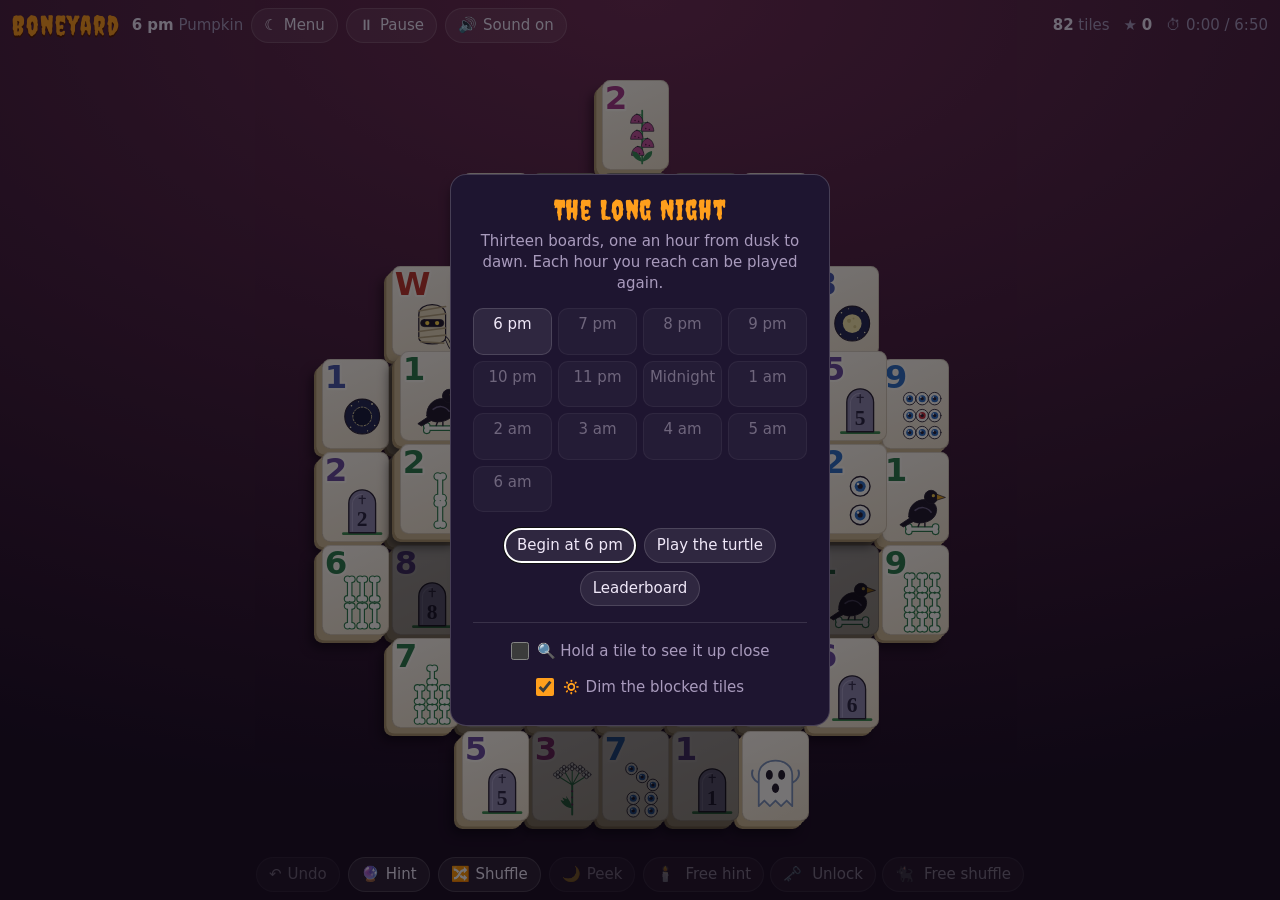
<file: index.html>
<!doctype html>
<html lang="en">
<head>
<meta charset="utf-8">
<meta name="viewport" content="width=device-width, initial-scale=1, viewport-fit=cover">
<meta name="theme-color" content="#170f24">
<meta name="description" content="A Halloween Mah Jong solitaire: thirteen boards from dusk to dawn.">
<meta property="og:title" content="Boneyard Mah Jong">
<meta property="og:description" content="A Halloween Mah Jong solitaire: thirteen boards from dusk to dawn, and at midnight every tile turns over.">
<meta property="og:image" content="https://swilliamson24060.github.io/boneyard-mahjong/icons/icon-512.png">
<meta property="og:url" content="https://swilliamson24060.github.io/boneyard-mahjong/">
<meta property="og:type" content="website">
<meta name="twitter:card" content="summary">
<meta name="apple-mobile-web-app-capable" content="yes">
<meta name="apple-mobile-web-app-status-bar-style" content="black-translucent">
<title>Boneyard Mah Jong</title>
<link rel="icon" href="icons/icon.svg" type="image/svg+xml">
<link rel="apple-touch-icon" href="icons/icon-180.png">
<link rel="manifest" href="manifest.webmanifest">
<link rel="preconnect" href="https://fonts.googleapis.com">
<link rel="preconnect" href="https://fonts.gstatic.com" crossorigin>
<link rel="stylesheet" href="https://fonts.googleapis.com/css2?family=Creepster&display=swap">
<link rel="stylesheet" href="css/game.css">
</head>
<body>
  <header class="bar top">
    <h1>Boneyard</h1>
    <span id="where"></span>
    <span class="controls">
      <button id="menu" type="button" title="The Long Night: every hour, and options"><span class="icon">☾</span><span class="label">Menu</span></button>
      <button id="pause" type="button" title="Pause: the clock stops and the board is hidden (P)"><span class="icon">⏸︎</span><span class="label">Pause</span></button>
      <button id="new" type="button" title="A new deal (N)" hidden><span class="icon">↻</span><span class="label">New deal</span></button>
      <button id="sound" type="button" title="Sound (M)"><span class="icon">🔊</span><span class="label">Sound on</span></button>
    </span>
    <div class="status">
      <span id="clock" hidden></span>
      <span id="souls" hidden></span>
      <span id="left"></span>
      <span id="score" title="Score"></span>
      <span id="time"></span>
    </div>
  </header>
  <main id="table"><div id="board" aria-label="The board"></div></main>
  <footer class="bar bottom">
    <button id="undo" type="button" title="Undo (U)"><span class="icon">↶</span><span class="label">Undo</span></button>
    <button id="hint" type="button"><span class="icon">🔮</span><span class="label">Hint</span></button>
    <button id="shuffle" type="button"><span class="icon">🔀</span><span class="label">Shuffle</span></button>
    <button id="moon" type="button" title="Hold to see the night side (or hold Space)"><span class="icon">🌙</span><span class="label">Peek</span></button>
    <span class="treats">
      <button id="candle" type="button" title="A candle shows you a match, for free"><span class="icon">🕯️<b class="count">0</b></span><span class="label">Free hint</span></button>
      <button id="key" type="button" title="A skeleton key frees one blocked tile"><span class="icon">🗝️<b class="count">0</b></span><span class="label">Unlock</span></button>
      <button id="cat" type="button" title="A black cat shuffles the tiles for free"><span class="icon">🐈‍⬛<b class="count">0</b></span><span class="label">Free shuffle</span></button>
    </span>
  </footer>
  <div id="toast" role="status" aria-live="polite"></div>
  <div id="card" hidden>
    <div class="inner" role="dialog" aria-modal="true" aria-labelledby="card-title">
      <h2 id="card-title"></h2>
      <p id="card-text"></p>
      <input id="card-input" type="text" maxlength="16" autocomplete="nickname" autocapitalize="words" spellcheck="false" enterkeyhint="done" aria-label="Your name" hidden>
      <table class="score" id="card-score" hidden></table>
      <div class="hours" id="card-grid" hidden></div>
      <table class="ranks" id="card-ranks" hidden></table>
      <div class="actions" id="card-actions"></div>
      <div class="options" id="card-options" hidden>
        <label><input type="checkbox" id="magnify"> 🔍 Hold a tile to see it up close</label>
        <label><input type="checkbox" id="dim"> 🔅 Dim the blocked tiles</label>
      </div>
    </div>
  </div>
  <script type="module" src="js/main.js"></script>
</body>
</html>
</file>
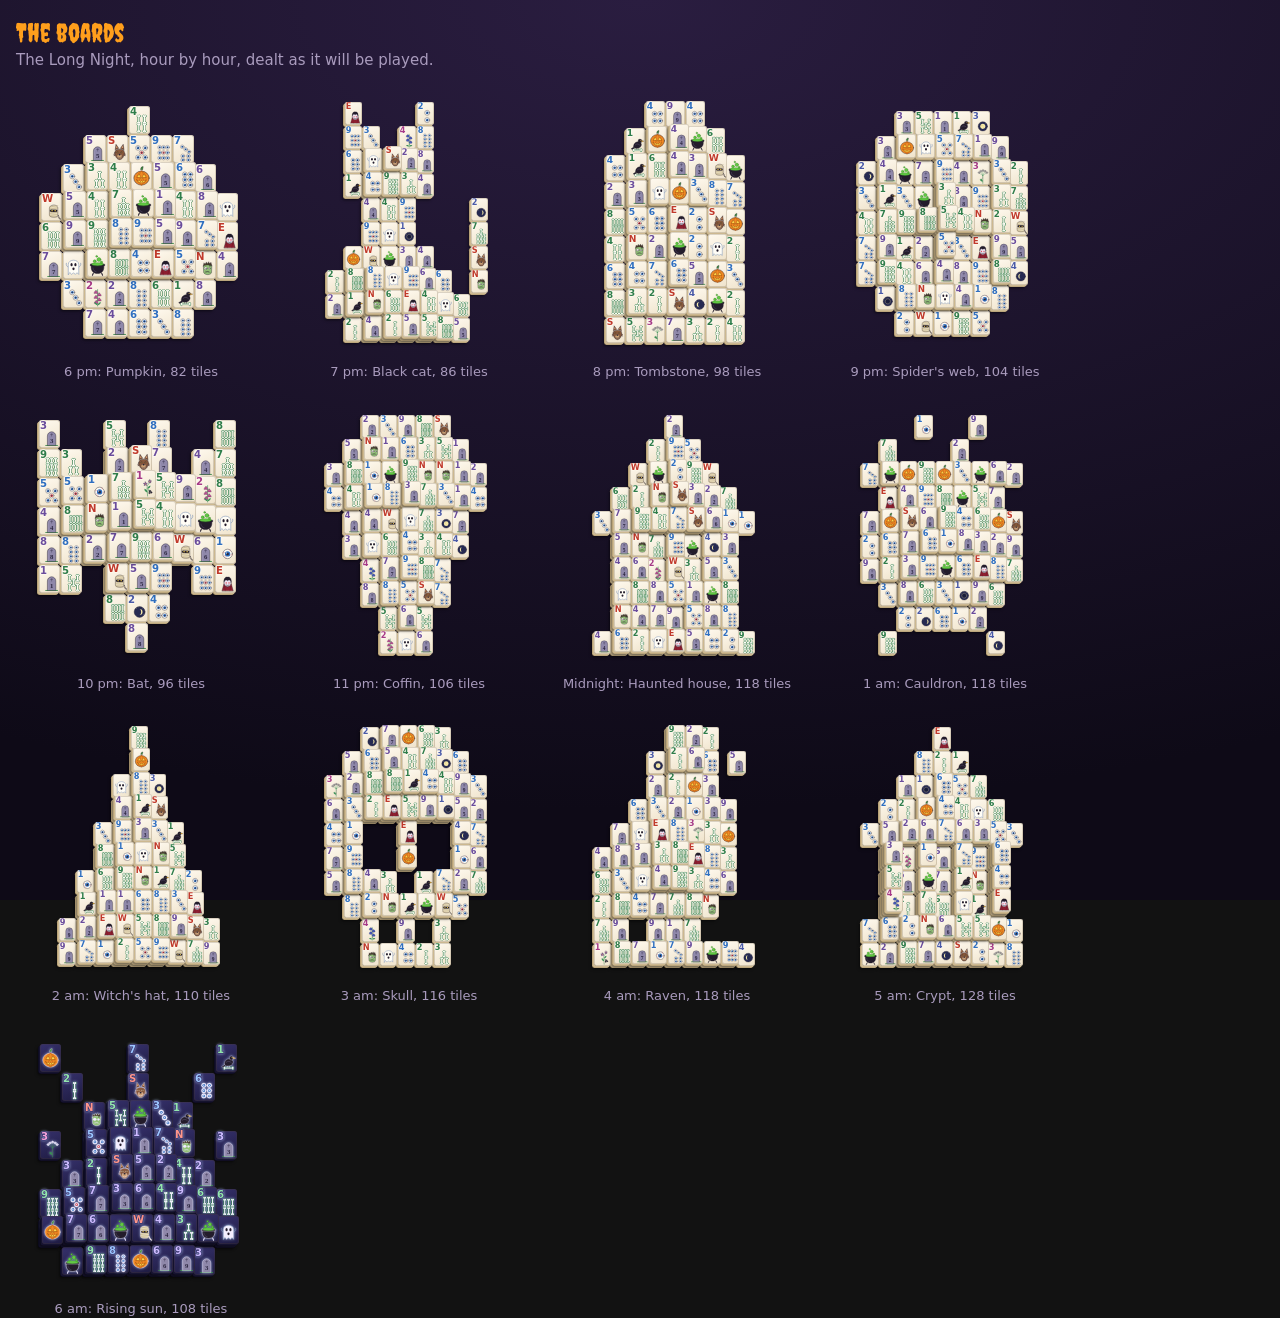
<file: boards.html>
<!doctype html>
<html lang="en">
<head>
<meta charset="utf-8">
<meta name="viewport" content="width=device-width, initial-scale=1">
<title>Boneyard boards</title>
<link rel="stylesheet" href="https://fonts.googleapis.com/css2?family=Creepster&display=swap">
<link rel="stylesheet" href="css/game.css">
<style>
  body { overflow: auto; display: block; padding: 20px 16px 40px; }
  h1 { font: 400 26px/1 Creepster, fantasy, serif; color: var(--accent); margin: 0 0 4px; }
  p { color: var(--muted); margin: 0 0 16px; }
  .sheet { display: flex; flex-wrap: wrap; gap: 18px; }
  figure { margin: 0; width: 250px; }
  figcaption { color: var(--muted); font-size: 13px; text-align: center; margin-top: 6px; }
  .frame { width: 250px; height: 270px; display: grid; place-items: center; }
  .frame > div { position: relative; }
</style>
</head>
<body>
  <h1>The boards</h1>
  <p>The Long Night, hour by hour, dealt as it will be played.</p>
  <div class="sheet" id="sheet"></div>
  <script type="module">
    import { HOURS, gameOptions } from './js/night.js';
    import { Game } from './js/engine/game.js';
    import { sprite } from './js/ui/faces.js';
    import { Board } from './js/ui/board.js';

    document.body.prepend(sprite());
    HOURS.forEach((hour, i) => {
      const figure = document.createElement('figure');
      figure.innerHTML = `<div class="frame"><div></div></div><figcaption>${hour.name}: ${hour.layout.name}, ${hour.layout.count} tiles</figcaption>`;
      document.getElementById('sheet').append(figure);
      new Board(figure.querySelector('.frame > div'), new Game(hour.layout, { seed: i + 1, ...gameOptions(i) }));
    });
  </script>
</body>
</html>
</file>
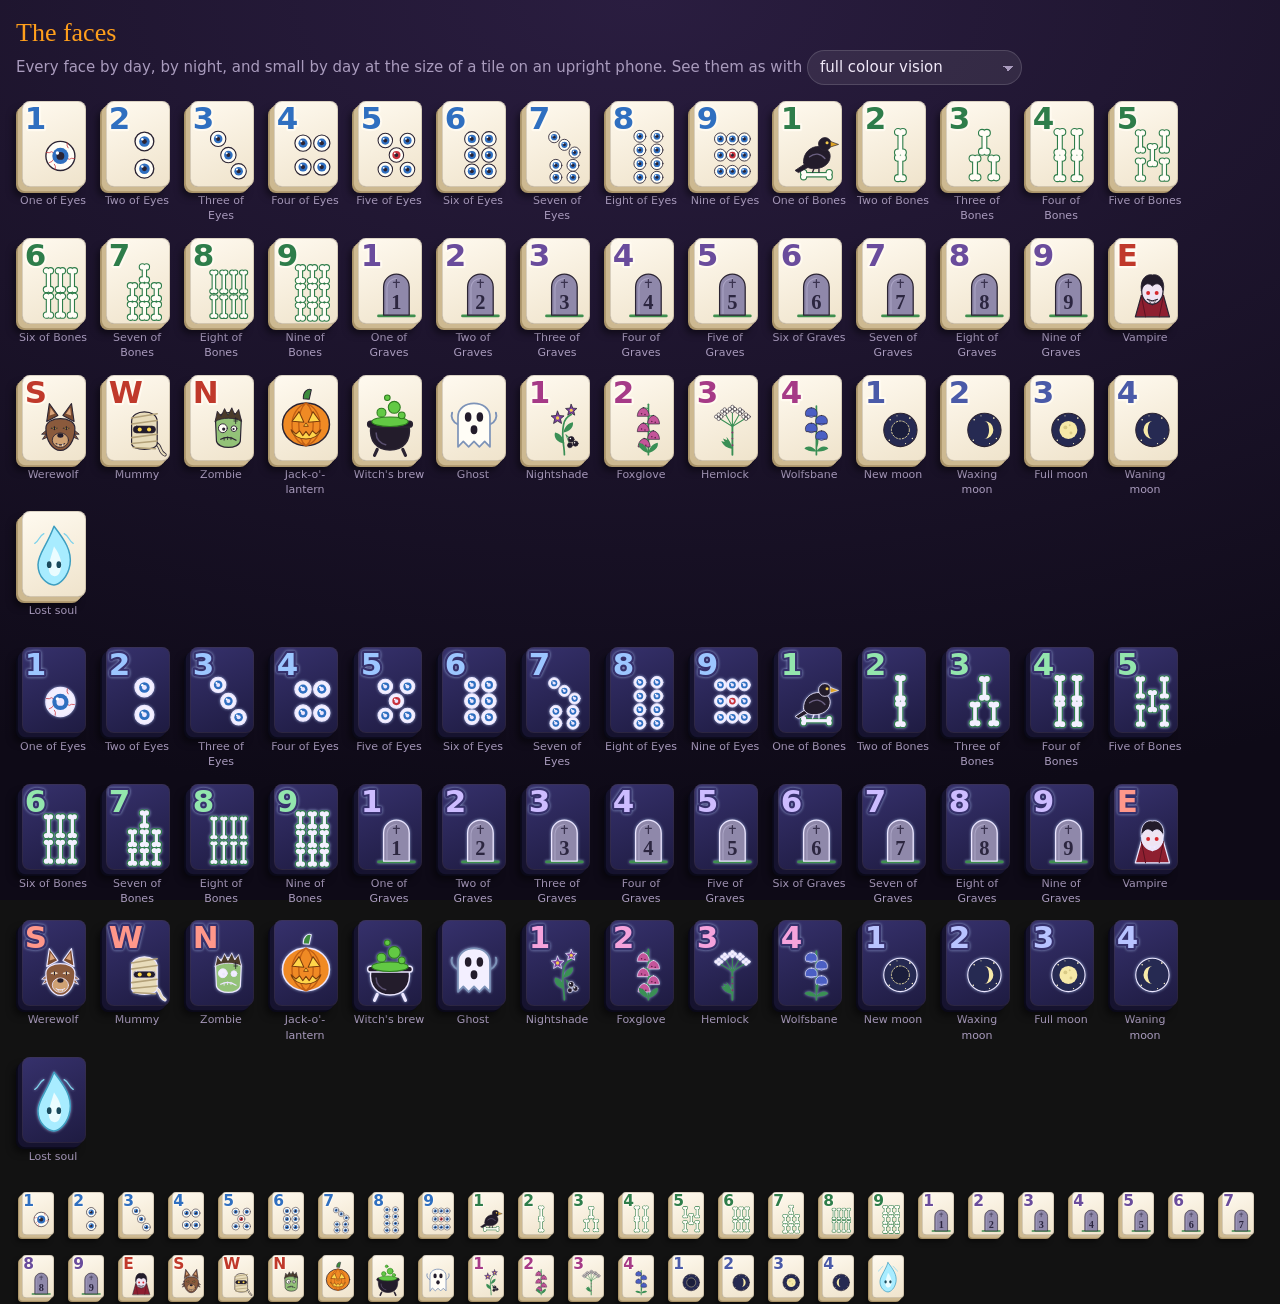
<file: faces.html>
<!doctype html>
<html lang="en">
<head>
<meta charset="utf-8">
<meta name="viewport" content="width=device-width, initial-scale=1">
<title>Boneyard faces</title>
<link rel="stylesheet" href="css/game.css">
<style>
  body { overflow: auto; display: block; padding: 20px 16px 40px; }
  h1 { font: 400 26px/1 Creepster, fantasy, serif; color: var(--accent); margin: 0 0 4px; }
  p { color: var(--muted); margin: 0 0 16px; }
  .sheet { display: flex; flex-wrap: wrap; gap: 14px 10px; margin-bottom: 28px; }
  .cell { width: 74px; text-align: center; font-size: 11px; color: var(--muted); }
  .cell .tile { position: relative; display: block; margin: 0 0 6px 6px; --tile-w: 66px; --tile-h: 88px; --lift: 6px; --gap: 2px; cursor: default; }
  .small .cell { width: 40px; }
  .small .cell .tile { --tile-w: 34px; --tile-h: 45px; --lift: 4px; }
</style>
</head>
<body>
  <h1>The faces</h1>
  <p>Every face by day, by night, and small by day at the size of a tile on an upright phone.
    <label>See them as with <select id="vision">
      <option value="">full colour vision</option>
      <option value="protanopia">protanopia: no red</option>
      <option value="deuteranopia">deuteranopia: no green</option>
      <option value="tritanopia">tritanopia: no blue</option>
      <option value="achromatopsia">no colour at all</option>
    </select></label>
  </p>
  <!-- The usual approximations of how each kind of colour blindness sees colour. -->
  <svg width="0" height="0" style="position:absolute" aria-hidden="true">
    <filter id="protanopia"><feColorMatrix type="matrix" values="0.567 0.433 0 0 0  0.558 0.442 0 0 0  0 0.242 0.758 0 0  0 0 0 1 0"/></filter>
    <filter id="deuteranopia"><feColorMatrix type="matrix" values="0.625 0.375 0 0 0  0.7 0.3 0 0 0  0 0.3 0.7 0 0  0 0 0 1 0"/></filter>
    <filter id="tritanopia"><feColorMatrix type="matrix" values="0.95 0.05 0 0 0  0 0.433 0.567 0 0  0 0.475 0.525 0 0  0 0 0 1 0"/></filter>
    <filter id="achromatopsia"><feColorMatrix type="matrix" values="0.299 0.587 0.114 0 0  0.299 0.587 0.114 0 0  0.299 0.587 0.114 0 0  0 0 0 1 0"/></filter>
  </svg>
  <div class="sheet" id="day"></div>
  <div class="sheet" id="night"></div>
  <div class="sheet small" id="small"></div>
  <script type="module">
    import { FACES } from './js/engine/tiles.js';
    import { sprite, symbolId } from './js/ui/faces.js';

    document.body.prepend(sprite());
    for (const [id, night] of [['day', false], ['night', true], ['small', false]]) {
      const sheet = document.getElementById(id);
      for (const f of FACES) {
        const cell = document.createElement('div');
        cell.className = 'cell';
        cell.innerHTML = `<div class="tile${night ? ' night' : ''}"><svg viewBox="0 0 60 80"><use href="#${symbolId(f.id)}"></use></svg></div>${id === 'small' ? '' : f.name}`;
        sheet.append(cell);
      }
    }
    const vision = document.getElementById('vision');
    vision.onchange = () => {
      for (const sheet of document.querySelectorAll('.sheet')) sheet.style.filter = vision.value ? `url(#${vision.value})` : '';
    };
    vision.value = new URLSearchParams(location.search).get('vision') || '';
    vision.onchange();
  </script>
</body>
</html>
</file>
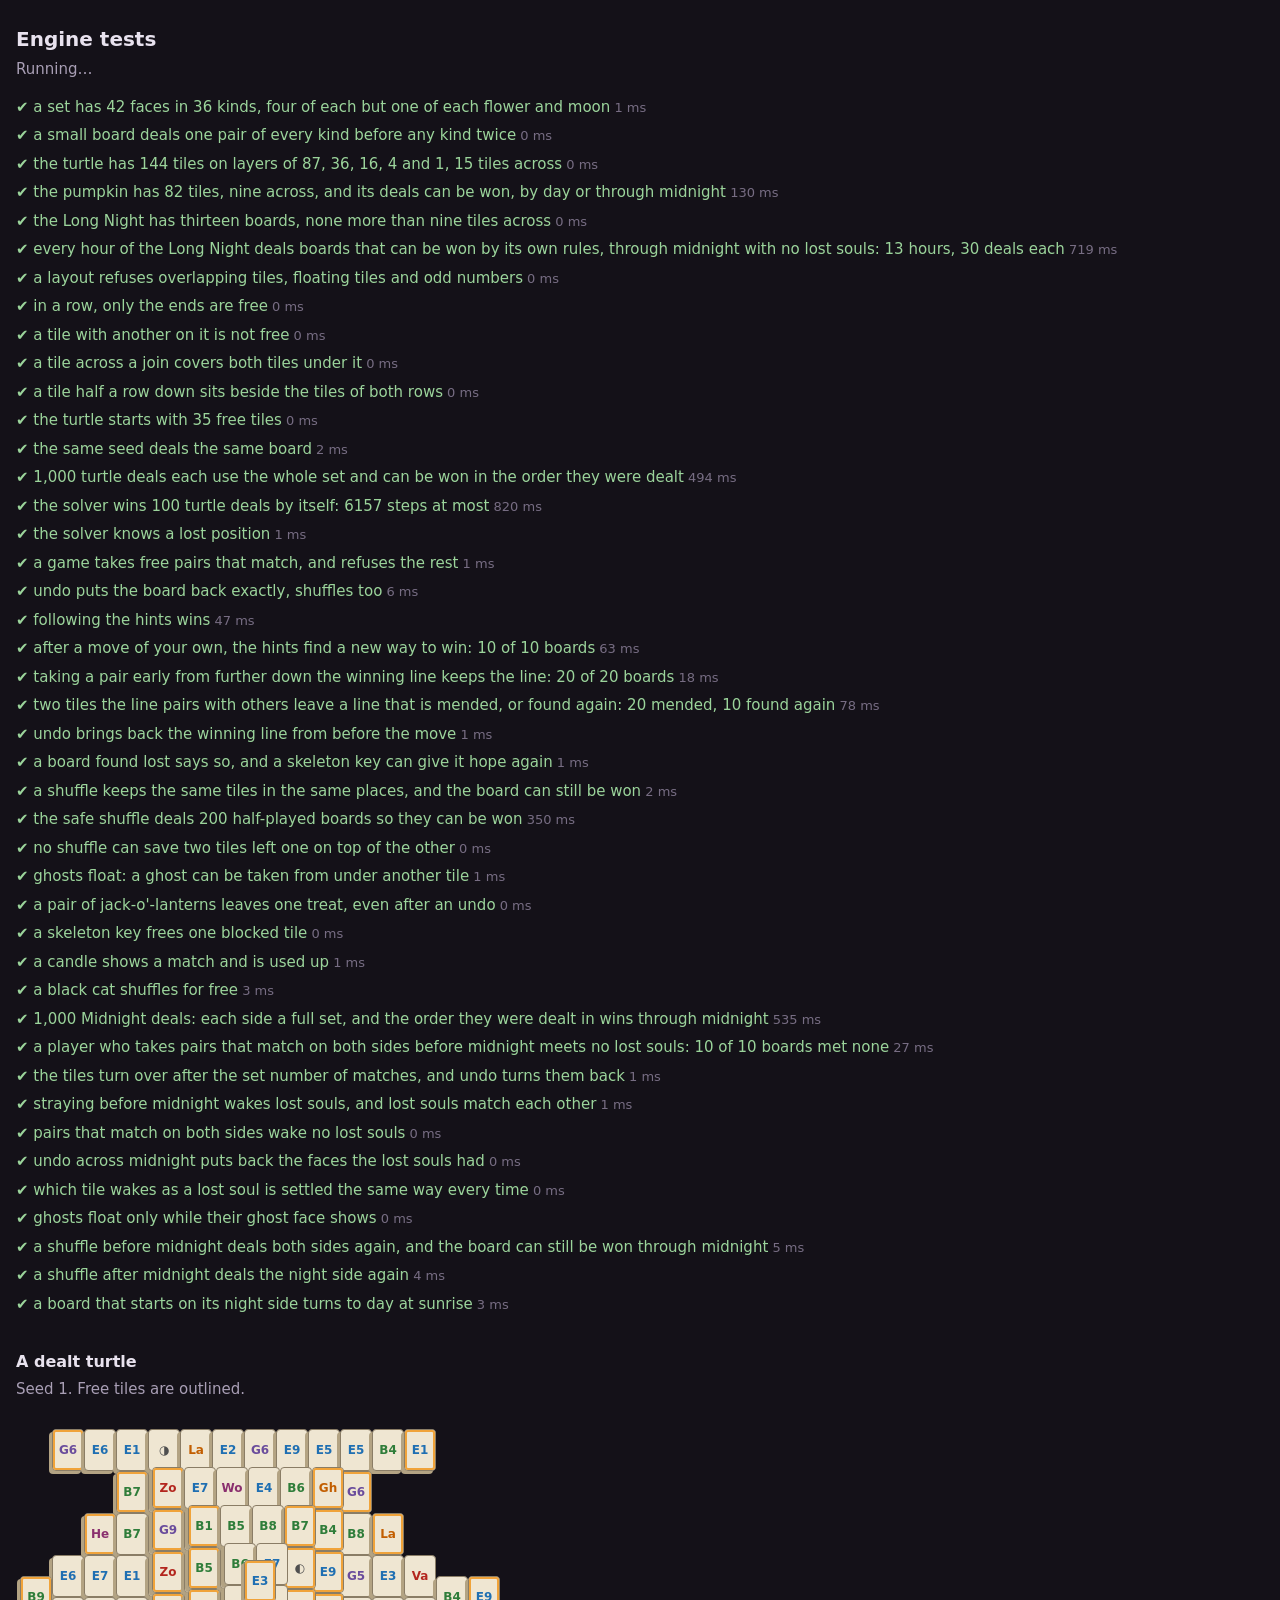
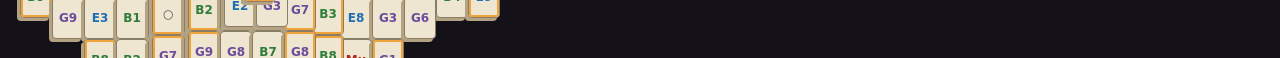
<file: test.html>
<!doctype html>
<html lang="en">
<head>
<meta charset="utf-8">
<meta name="viewport" content="width=device-width, initial-scale=1">
<title>Boneyard tests</title>
<style>
  :root { color-scheme: dark; }
  body { margin: 0; padding: 24px 16px 48px; background: #141118; color: #e8e2ee; font: 15px/1.5 system-ui, sans-serif; }
  h1 { font-size: 20px; margin: 0 0 4px; }
  h2 { font-size: 16px; margin: 32px 0 4px; }
  p { margin: 0 0 12px; color: #a99fb5; }
  #results { list-style: none; padding: 0; margin: 12px 0; }
  #results li { padding: 3px 0; }
  .pass { color: #9bd49b; }
  .fail { color: #ff9a8f; }
  .ms { color: #776d83; font-size: 13px; }
  #board-wrap { overflow-x: auto; padding-bottom: 8px; }
  #board { position: relative; }
  .tile {
    position: absolute; box-sizing: border-box; width: 32px; height: 42px;
    border-radius: 4px; background: #efe6d2; border: 1px solid #8a7d66; box-shadow: -3px 3px 0 #b3a383;
    font: 600 12px/40px system-ui, sans-serif; text-align: center;
  }
  .tile.free { outline: 2px solid #f0a33a; outline-offset: -3px; }
</style>
</head>
<body>
  <h1>Engine tests</h1>
  <p id="summary">Running…</p>
  <ol id="results"></ol>
  <h2>A dealt turtle</h2>
  <p>Seed 1. Free tiles are outlined.</p>
  <div id="board-wrap"><div id="board"></div></div>
  <script type="module" src="tests/main.js"></script>
</body>
</html>
</file>
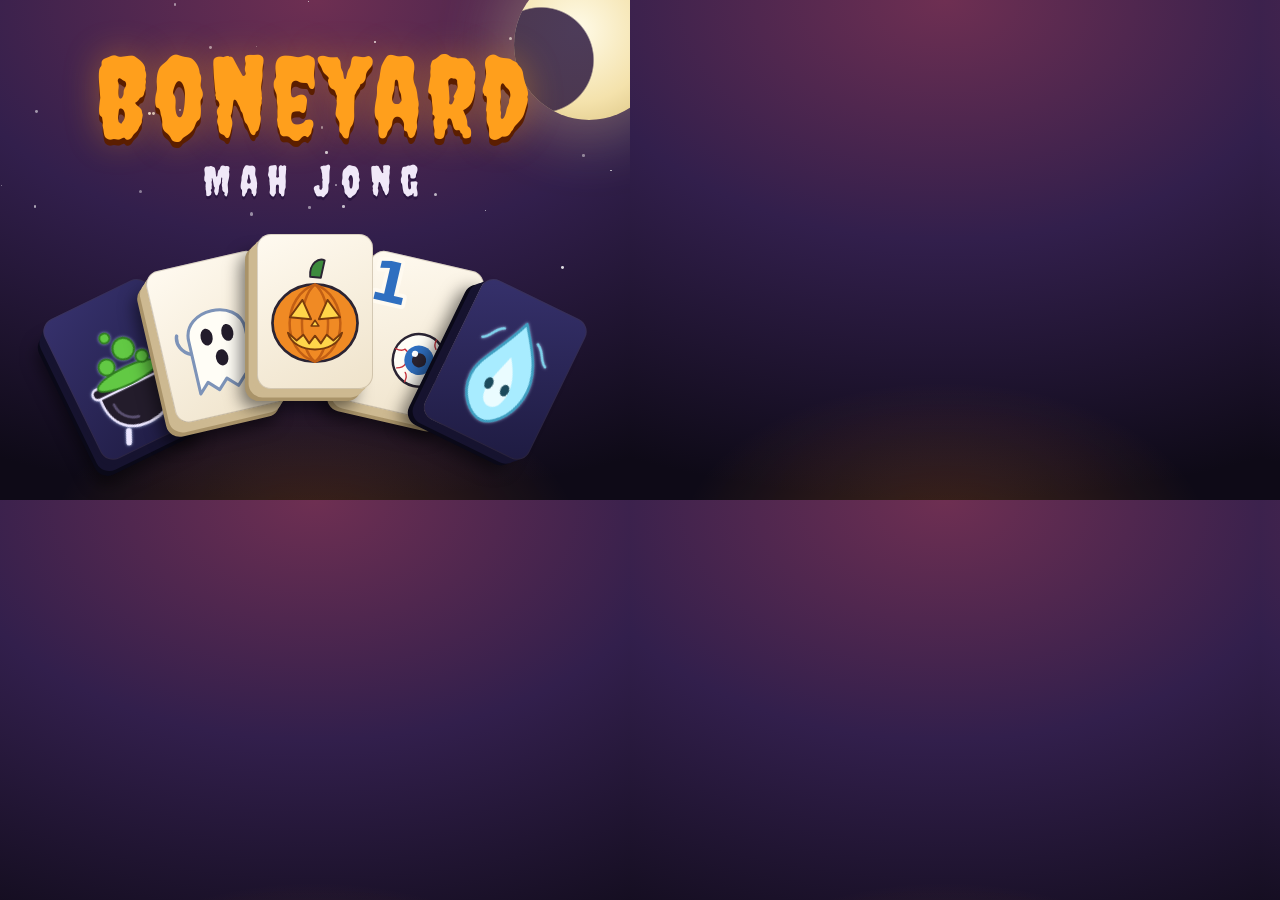
<file: tools/cover.html>
<!doctype html>
<html lang="en">
<head>
<meta charset="utf-8">
<title>Cover</title>
<!-- The cover for the game's itch.io page, 630 by 500, for tools/shots.py
     to take a picture of: the title in the game's lettering, under a waning
     moon, over a hand of the game's own tiles. -->
<link rel="stylesheet" href="https://fonts.googleapis.com/css2?family=Creepster&display=swap">
<link rel="stylesheet" href="../css/game.css">
<style>
  html, body { width: 630px; height: 500px; margin: 0; padding: 0; overflow: hidden; }
  body {
    display: block;
    position: relative;
    background:
      radial-gradient(60% 45% at 50% 108%, rgba(255, 140, 40, 0.22), transparent 70%),
      radial-gradient(125% 100% at 50% 0%, #6e2f52 0%, #321f4c 48%, #0e0a17 100%);
  }
  .moon {
    position: absolute;
    right: -34px;
    top: -30px;
    width: 150px;
    height: 150px;
    border-radius: 50%;
    background: radial-gradient(circle at 42% 40%, #fffbe8, #f4e2ac 58%, #d6bd78);
    box-shadow: 0 0 60px 18px rgba(255, 236, 170, 0.28);
  }
  .moon::after {
    /* a shadow across it, for a waning moon */
    content: '';
    position: absolute;
    inset: 0;
    border-radius: 50%;
    background: radial-gradient(circle at 18% 60%, rgba(46, 26, 64, 0.85) 34%, transparent 35%);
  }
  .star {
    position: absolute;
    border-radius: 50%;
    background: #fff;
  }
  h1, h2 {
    position: absolute;
    left: 0;
    right: 0;
    margin: 0;
    text-align: center;
    font-weight: 400;
    font-family: Creepster, fantasy, serif;
    line-height: 1;
  }
  h1 {
    top: 40px;
    font-size: 112px;
    letter-spacing: 0.04em;
    color: #ff9f1c;
    text-shadow: 0 6px 0 #5b1e00, 0 0 34px rgba(255, 159, 28, 0.4);
  }
  h2 {
    top: 160px;
    font-size: 42px;
    letter-spacing: 0.22em;
    color: #f0e8f8;
    text-shadow: 0 3px 0 #2b1640;
  }
  .fan {
    --tile-w: 116px;
    --tile-h: 155px;
    --lift: 12px;
    --gap: 0px;
    position: absolute;
    left: calc(50% - 58px);
    top: 248px;
  }
  .fan .tile {
    transform-origin: 50% 330%; /* a pivot well below, so that the hand fans out */
    cursor: default;
  }
</style>
</head>
<body>
  <div class="moon"></div>
  <h1>Boneyard</h1>
  <h2>Mah Jong</h2>
  <div class="fan" id="fan"></div>
  <script type="module">
    import { sprite, symbolId } from '../js/ui/faces.js';
    import { FACE } from '../js/engine/tiles.js';
    document.body.prepend(sprite());

    // A sky of stars, the same every time.
    let seed = 7;
    const next = () => (seed = (seed * 16807) % 2147483647) / 2147483647;
    for (let k = 0; k < 34; k++) {
      const star = document.createElement('i');
      star.className = 'star';
      const size = 1 + next() * 2.2;
      Object.assign(star.style, { left: `${next() * 630}px`, top: `${next() * 300}px`, width: `${size}px`, height: `${size}px`, opacity: 0.35 + next() * 0.55 });
      document.body.insertBefore(star, document.querySelector('.moon'));
    }

    // A hand of tiles: day faces in the middle, one with its big corner
    // number, night faces glowing at the ends, and the jack-o'-lantern last,
    // so that it lies on top. The night faces have no number, so that their
    // drawings fill their tiles.
    const hand = [
      ['brew', true, -26],
      ['ghost', false, -13],
      ['eyes-1', false, 13],
      ['lost-soul', true, 26],
      ['lantern', false, 0],
    ];
    const fan = document.getElementById('fan');
    for (const [key, night, angle] of hand) {
      const tile = document.createElement('div');
      tile.className = `tile${night ? ' night' : ''}`;
      tile.style.transform = `rotate(${angle}deg)${angle ? '' : ' translateY(-14px)'}`;
      tile.innerHTML = `<svg viewBox="0 0 60 80"><use href="#${symbolId(FACE[key])}"/></svg>`;
      fan.append(tile);
    }
    await document.fonts.ready;
    document.title = 'ready'; // for anyone watching it in a browser
  </script>
</body>
</html>
</file>
<file: css/game.css>
:root {
  color-scheme: dark;
  --sky-top: #2a1d40;
  --sky-low: #0e0a17;
  --text: #f0e8f8;
  --muted: #a99bbd;
  --accent: #ff9f1c;
  --ink: #2b2433;
  --paper: #fffdf6;
  font: 15px/1.4 system-ui, -apple-system, 'Segoe UI', sans-serif;
}

* {
  box-sizing: border-box;
}

html,
body {
  height: 100%;
  margin: 0;
}

body {
  display: flex;
  flex-direction: column;
  color: var(--text);
  background: radial-gradient(120% 90% at 50% 0%, var(--sky-top), var(--sky-low)) fixed;
  overflow: hidden;
  padding: env(safe-area-inset-top) env(safe-area-inset-right) env(safe-area-inset-bottom) env(safe-area-inset-left);
  -webkit-user-select: none;
  user-select: none;
  transition: background-color 1s;
}

body.night {
  --sky-top: #161438;
  --sky-low: #04030a;
}

/* ------------------------------------------------------------- the bars */

.bar {
  display: flex;
  align-items: center;
  gap: 8px;
  padding: 8px 12px;
}

.top {
  flex-wrap: wrap;
  row-gap: 4px;
}

.top h1 {
  margin: 0 4px 0 0;
  font: 400 27px/1 Creepster, fantasy, serif;
  letter-spacing: 0.04em;
  color: var(--accent);
  text-shadow: 0 2px 0 #5b1e00;
  white-space: nowrap;
}

.status {
  margin-left: auto;
  display: flex;
  gap: 14px;
  color: var(--muted);
  font-variant-numeric: tabular-nums;
  white-space: nowrap;
}

.status b {
  color: var(--text);
  font-weight: 600;
}

.bottom {
  justify-content: center;
  flex-wrap: wrap;
}

.treats {
  display: flex;
  gap: 6px;
}

.controls {
  display: flex;
  gap: 8px;
}

/* A button in the bars: its icon and a word, beside the icon here and under
   it on phones. A treat's count sits on its icon while there is one. */
.bar button {
  display: inline-flex;
  align-items: center;
  justify-content: center;
  gap: 6px;
}

.bar button[hidden] {
  display: none;
}

.treats button {
  gap: 10px;
}

.bar .icon {
  position: relative;
  line-height: 1;
}

.bar .count {
  position: absolute;
  top: -8px;
  right: -11px;
  min-width: 16px;
  height: 16px;
  padding: 0 4px;
  border-radius: 8px;
  background: var(--accent);
  color: #2a1400;
  font: 700 11px/16px system-ui, -apple-system, sans-serif;
  text-align: center;
}

/* A treat there is none of: dimmed, though a tap still says what it does. */
.bar button.none {
  opacity: 0.45;
}

.bar button.none .count {
  display: none;
}

button,
select {
  font: inherit;
  color: var(--text);
  background: rgba(255, 255, 255, 0.08);
  border: 1px solid rgba(255, 255, 255, 0.14);
  border-radius: 999px;
  padding: 6px 12px;
  cursor: pointer;
  touch-action: manipulation;
  white-space: nowrap;
}

select {
  appearance: none;
  padding-right: 24px;
  background-image: linear-gradient(45deg, transparent 50%, var(--muted) 50%), linear-gradient(135deg, var(--muted) 50%, transparent 50%);
  background-position: calc(100% - 13px) 55%, calc(100% - 8px) 55%;
  background-size: 5px 5px;
  background-repeat: no-repeat;
}

select option {
  background: #1e1530;
}

button:disabled {
  opacity: 0.38;
  cursor: default;
}

/* Only where there is a pointer to hover: a phone would keep the last button
   tapped lit. */
@media (hover: hover) {
  button:not(:disabled):hover {
    background: rgba(255, 255, 255, 0.16);
  }
}

button.on {
  background: rgba(255, 159, 28, 0.25);
  border-color: var(--accent);
}

/* ------------------------------------------------------------ the board */

#table {
  flex: 1;
  min-height: 0;
  display: grid;
  place-items: center;
  overflow: hidden;
}

/* While the clock is stopped on a board not yet cleared: paused, or a card
   up, the board is hidden, so that it cannot be studied for nothing. */
body.covered #board {
  visibility: hidden;
}

#board {
  position: relative;
  --tile-w: 48px;
  --tile-h: 64px;
  --lift: 5px;
  --gap: 2px;
}

.tile {
  --face-1: #fffaf0;
  --face-2: #efe3cb;
  --edge: #cdb991;
  --edge-deep: #a99369;
  --index-eyes: #2f6fc0;
  --index-bones: #2e7d4a;
  --index-graves: #6a4c9c;
  --index-monster: #c0392b;
  --index-flower: #a63a87;
  --index-moon: #4a5aa8;
  position: absolute;
  width: calc(var(--tile-w) - var(--gap));
  height: calc(var(--tile-h) - var(--gap));
  padding: 0;
  border: 0;
  border-radius: calc(var(--tile-w) * 0.12);
  background: linear-gradient(155deg, var(--face-1), var(--face-2));
  box-shadow:
    inset 0 0 0 1px rgba(80, 60, 30, 0.2),
    calc(var(--lift) * -0.35) calc(var(--lift) * 0.35) 0 var(--edge),
    calc(var(--lift) * -0.7) calc(var(--lift) * 0.7) 0 var(--edge),
    calc(var(--lift) * -1) var(--lift) 0 var(--edge-deep),
    calc(var(--lift) * -1.4) calc(var(--lift) * 1.6) calc(var(--lift) * 1.3) rgba(0, 0, 0, 0.5);
  cursor: pointer;
  transition: opacity 0.3s ease, transform 0.3s ease, filter 0.3s ease, visibility 0s;
  -webkit-tap-highlight-color: transparent;
  -webkit-touch-callout: none;
  touch-action: manipulation;
}

.tile svg {
  display: block;
  width: 100%;
  height: 100%;
  pointer-events: none;
}

.tile:focus-visible {
  outline: 3px solid #7fd3ec;
  outline-offset: 1px;
}

.tile.night {
  --ink: #ece6ff;
  --paper: #f3efff;
  --face-1: #36316c;
  --face-2: #1e1b41;
  --edge: #16132f;
  --edge-deep: #0a0918;
  --index-eyes: #9cc6ff;
  --index-bones: #93e6ad;
  --index-graves: #cdbcff;
  --index-monster: #ff978a;
  --index-flower: #f5a3dc;
  --index-moon: #b8c3ff;
}

.tile.night svg {
  filter: drop-shadow(0 0 1.6px rgba(190, 215, 255, 0.7));
}

.tile.soul svg {
  filter: drop-shadow(0 0 4px rgba(127, 211, 236, 0.9));
}

.tile.selected {
  --face-1: #fff4c6;
  --face-2: #ffd56a;
  transform: translate(1px, -2px);
}

.tile.night.selected {
  --face-1: #5a4aa0;
  --face-2: #352c78;
}

.tile.hint {
  animation: hint 0.8s ease-in-out 3;
}

@keyframes hint {
  50% {
    transform: translateY(-4px);
    filter: brightness(1.2) drop-shadow(0 0 8px #ffd54a);
  }
}

.tile.shake {
  animation: shake 0.3s;
}

@keyframes shake {
  25% {
    transform: translateX(-3px);
  }
  75% {
    transform: translateX(3px);
  }
}

.tile.flip {
  animation: flip 0.4s ease-in-out both;
}

@keyframes flip {
  50% {
    transform: scaleX(0.04);
  }
}

.tile.jiggle {
  animation: jiggle 0.45s ease-in-out;
}

@keyframes jiggle {
  30% {
    transform: rotate(-6deg) scale(0.9);
  }
  65% {
    transform: rotate(5deg) scale(1.03);
  }
}

.tile.gone {
  opacity: 0;
  transform: translateY(-18px) scale(0.8);
  visibility: hidden;
  pointer-events: none;
  transition: opacity 0.3s ease, transform 0.3s ease, visibility 0s 0.3s;
}

.tile.unlocked::after {
  content: '🗝️';
  position: absolute;
  right: -4px;
  top: -6px;
  font-size: calc(var(--tile-w) * 0.3);
}

#board.keying .tile {
  cursor: crosshair;
}

/* Tiles that can't be taken yet, dimmed, so that only the free ones need
   looking over: unless the player has switched it off, and except while
   the skeleton key is choosing among the blocked ones. */
#board.dimming:not(.keying) .tile.blocked {
  filter: brightness(0.58);
}

/* With the magnifier, a finger held on a tile may slide on to others: the
   page does not pan under it, though two fingers still zoom it. */
#board.magnifying .tile {
  touch-action: pinch-zoom;
}

/* A held tile up close, and after an arrow the side it will turn to. Its
   tiles are drawn as the board's are, at the size the magnifier sets. */
.magnifier {
  --gap: 0px;
  position: fixed;
  left: 0;
  top: 0;
  z-index: 150000;
  width: max-content;
  display: flex;
  align-items: center;
  gap: 10px;
  padding: 12px 14px calc(var(--lift) + 14px) calc(var(--lift) + 14px);
  background: rgba(20, 14, 32, 0.94);
  border: 1px solid rgba(255, 255, 255, 0.2);
  border-radius: 16px;
  box-shadow: 0 10px 30px rgba(0, 0, 0, 0.6);
  transform-origin: 0 0;
  pointer-events: none;
  opacity: 0;
  transition: opacity 0.12s ease;
}

.magnifier.on {
  opacity: 1;
}

.magnifier.stacked {
  flex-direction: column;
}

.magnifier .tile {
  position: relative;
  flex: none;
}

.magnifier .arrow {
  color: var(--muted);
  font-size: 22px;
  line-height: 1;
}

.magnifier .arrow::before {
  content: '→';
}

.magnifier.stacked .arrow::before {
  content: '↓';
}

.float {
  position: absolute;
  z-index: 100001;
  transform: translate(-50%, -50%);
  font: 700 max(13px, calc(var(--tile-w) * 0.4)) / 1 system-ui, -apple-system, sans-serif;
  color: #ffd54a;
  text-shadow: 0 2px 4px rgba(0, 0, 0, 0.75);
  white-space: nowrap;
  pointer-events: none;
  animation: rise 1.2s ease-out forwards;
}

.float.cost {
  color: #ff9a8f;
}

@keyframes rise {
  from {
    opacity: 0;
    transform: translate(-50%, -30%);
  }
  15% {
    opacity: 1;
  }
  to {
    opacity: 0;
    transform: translate(-50%, -170%);
  }
}

.planchette {
  position: absolute;
  left: 0;
  top: 0;
  width: calc(var(--tile-w) * 1.15);
  z-index: 100000;
  pointer-events: none;
  opacity: 0;
  filter: drop-shadow(-3px 5px 5px rgba(0, 0, 0, 0.55));
  transition: transform 0.6s cubic-bezier(0.45, 0.05, 0.2, 1), opacity 0.35s ease;
}

.planchette.on {
  opacity: 0.94;
}

.planchette svg {
  display: block;
  width: 100%;
}

/* --------------------------------------------------- messages and cards */

#toast {
  position: fixed;
  left: 50%;
  bottom: calc(env(safe-area-inset-bottom) + 64px);
  transform: translateX(-50%);
  max-width: calc(100% - 32px);
  background: rgba(20, 14, 32, 0.94);
  border: 1px solid rgba(255, 255, 255, 0.16);
  padding: 8px 14px;
  border-radius: 12px;
  opacity: 0;
  transition: opacity 0.3s;
  pointer-events: none;
  z-index: 200000;
  text-align: center;
}

#toast.show {
  opacity: 1;
}

#card {
  position: fixed;
  inset: 0;
  display: flex;
  overflow-y: auto;
  background: rgba(5, 3, 10, 0.55);
  z-index: 200001;
  padding: 16px;
}

/* Centred when there is room, and scrolled from its top when there is not. */
#card .inner {
  margin: auto;
}

#card[hidden] {
  display: none;
}

#card .inner {
  background: #1e1530;
  border: 1px solid rgba(255, 255, 255, 0.18);
  border-radius: 16px;
  padding: 20px 22px;
  text-align: center;
  max-width: 380px;
}

/* A card with a grid of buttons, the night's or the leaderboard's, at its
   full width, so that the grid has the same columns on both. */
#card .inner:has(.hours:not([hidden])) {
  width: 100%;
}

#card h2 {
  margin: 0 0 6px;
  font: 400 28px/1.1 Creepster, fantasy, serif;
  color: var(--accent);
  letter-spacing: 0.03em;
}

#card p {
  margin: 0 0 14px;
  color: var(--muted);
}

#card .actions {
  display: flex;
  gap: 8px;
  justify-content: center;
  flex-wrap: wrap;
}

#card .score {
  margin: 0 auto 14px;
  border-collapse: collapse;
  font-variant-numeric: tabular-nums;
}

#card .score[hidden] {
  display: none;
}

#card .score td {
  padding: 2px 6px;
  text-align: left;
  color: var(--muted);
}

#card .score td + td {
  white-space: nowrap;
}

#card .score td:last-child {
  text-align: right;
  color: var(--text);
}

#card .score tr.total td {
  border-top: 1px solid rgba(255, 255, 255, 0.2);
  padding-top: 6px;
  font-weight: 700;
  color: var(--accent);
}

#card .hours {
  display: grid;
  grid-template-columns: repeat(auto-fill, minmax(66px, 1fr));
  gap: 6px;
  margin: 0 0 16px;
}

#card .hours[hidden] {
  display: none;
}

#card .hours button {
  border-radius: 10px;
  padding: 6px 4px;
  display: flex;
  flex-direction: column;
  align-items: center;
  line-height: 1.25;
}

#card .hours small {
  color: var(--muted);
  font-size: 11px;
}

/* A name for the leaderboard: 16px, so that a phone does not zoom in on it. */
#card input {
  display: block;
  width: 100%;
  margin: 0 0 14px;
  padding: 10px 12px;
  font: 16px/1.2 system-ui, -apple-system, 'Segoe UI', sans-serif;
  color: var(--text);
  text-align: center;
  background: rgba(255, 255, 255, 0.08);
  border: 1px solid rgba(255, 255, 255, 0.24);
  border-radius: 10px;
  -webkit-user-select: text;
  user-select: text;
}

#card input[hidden] {
  display: none;
}

#card input:focus {
  outline: 2px solid var(--accent);
  outline-offset: 1px;
}

/* The leaderboard's places: the player's own in the accent colour. */
#card .ranks {
  margin: 0 auto 16px;
  min-width: 240px;
  border-collapse: collapse;
  font-variant-numeric: tabular-nums;
}

#card .ranks[hidden] {
  display: none;
}

#card .ranks td {
  height: 1.6em;
  padding: 0 8px;
  text-align: left;
  white-space: nowrap;
}

#card .ranks td:first-child {
  color: var(--muted);
  text-align: right;
}

#card .ranks td:last-child {
  text-align: right;
}

#card .ranks td[colspan] {
  color: var(--muted);
  text-align: center;
}

#card .ranks tr.me td {
  color: var(--accent);
  font-weight: 700;
}

#card .options {
  display: flex;
  flex-direction: column;
  align-items: center;
  margin-top: 16px;
  padding-top: 10px;
  border-top: 1px solid rgba(255, 255, 255, 0.12);
}

#card .options[hidden] {
  display: none;
}

#card .options label {
  display: inline-flex;
  align-items: center;
  gap: 8px;
  min-height: 36px;
  color: var(--muted);
  cursor: pointer;
}

#card .options input {
  width: 18px;
  height: 18px;
  margin: 0;
  accent-color: var(--accent);
}

#where {
  color: var(--muted);
  white-space: nowrap;
}

#where b {
  color: var(--text);
  font-weight: 600;
}

@media (prefers-reduced-motion: reduce) {
  .tile,
  .planchette {
    transition: none;
  }
  .tile.hint,
  .tile.shake,
  .tile.jiggle,
  .tile.flip {
    animation: none;
  }
  .tile.hint {
    filter: brightness(1.15) drop-shadow(0 0 6px #ffd54a);
  }
  .float {
    animation: fade 1.2s ease-out forwards;
  }
}

@keyframes fade {
  60% {
    opacity: 1;
  }
  to {
    opacity: 0;
  }
}

/* --------------------------------------------------------- small screens */

/* Phones, and tablets standing up: each button in the bars is an icon over a
   word, as in a phone's own apps, and without an outline, so that the seven
   at the foot fit across a small phone. */
@media (max-width: 820px), (max-height: 500px) and (orientation: landscape) {
  .controls,
  .bottom.bar,
  .bottom .treats {
    gap: 2px;
  }
  .bottom.bar {
    padding-top: 4px;
    padding-bottom: 4px;
  }
  .bar button {
    flex-direction: column;
    gap: 2px;
    min-width: 40px;
    padding: 4px 3px 3px;
    border-color: transparent;
    border-radius: 12px;
    background: none;
  }
  .bar .icon {
    font-size: 21px;
  }
  .bar .label {
    font-size: clamp(9.5px, 2.9vw, 11px);
    font-weight: 500;
  }
  .bar button.on {
    background: rgba(255, 159, 28, 0.25);
    border-color: var(--accent);
  }
}

@media (max-width: 620px) {
  .bar {
    padding: 6px 8px;
    gap: 6px;
  }
  /* The game's name over the board's, the buttons beside them, and the
     score and the clock below. */
  .top {
    display: grid;
    grid-template-columns: minmax(0, 1fr) auto;
    grid-template-areas: 'title controls' 'where controls' 'status status';
    column-gap: 8px;
    row-gap: 0;
  }
  .top h1 {
    grid-area: title;
    align-self: end;
    font-size: 22px;
  }
  #where {
    grid-area: where;
    align-self: start;
    overflow: hidden;
    text-overflow: ellipsis;
    font-size: 13px;
  }
  .controls {
    grid-area: controls;
  }
  .status {
    grid-area: status;
    gap: 10px;
    font-size: 13px;
    justify-content: center;
    margin: 2px 0 0;
  }
  button,
  select {
    padding: 6px 10px;
  }
}

/* A phone on its side: the bars go to a column at the right, leaving all
   the height to the board. */
@media (max-height: 500px) and (orientation: landscape) {
  body {
    display: grid;
    grid-template-columns: 1fr auto;
    grid-template-rows: auto 1fr;
    grid-template-areas: 'table top' 'table bottom';
  }
  #table {
    grid-area: table;
  }
  .bar {
    width: 196px;
    padding: 8px 10px 4px 4px;
    flex-wrap: wrap;
    justify-content: center;
  }
  .top {
    grid-area: top;
    display: flex;
  }
  .bottom {
    grid-area: bottom;
    align-content: flex-start;
  }
  .top h1 {
    font-size: 22px;
  }
  .status {
    width: 100%;
    margin: 0;
    flex-wrap: wrap;
    justify-content: center;
    gap: 4px 12px;
    font-size: 13px;
  }
  #toast {
    left: calc(50% - 98px);
    bottom: 12px;
  }
  #card {
    padding: 8px;
  }
  #card .inner {
    max-width: 580px;
    padding: 12px 16px;
  }
  #card h2 {
    font-size: 22px;
  }
  #card p {
    margin-bottom: 8px;
  }
}
</file>
